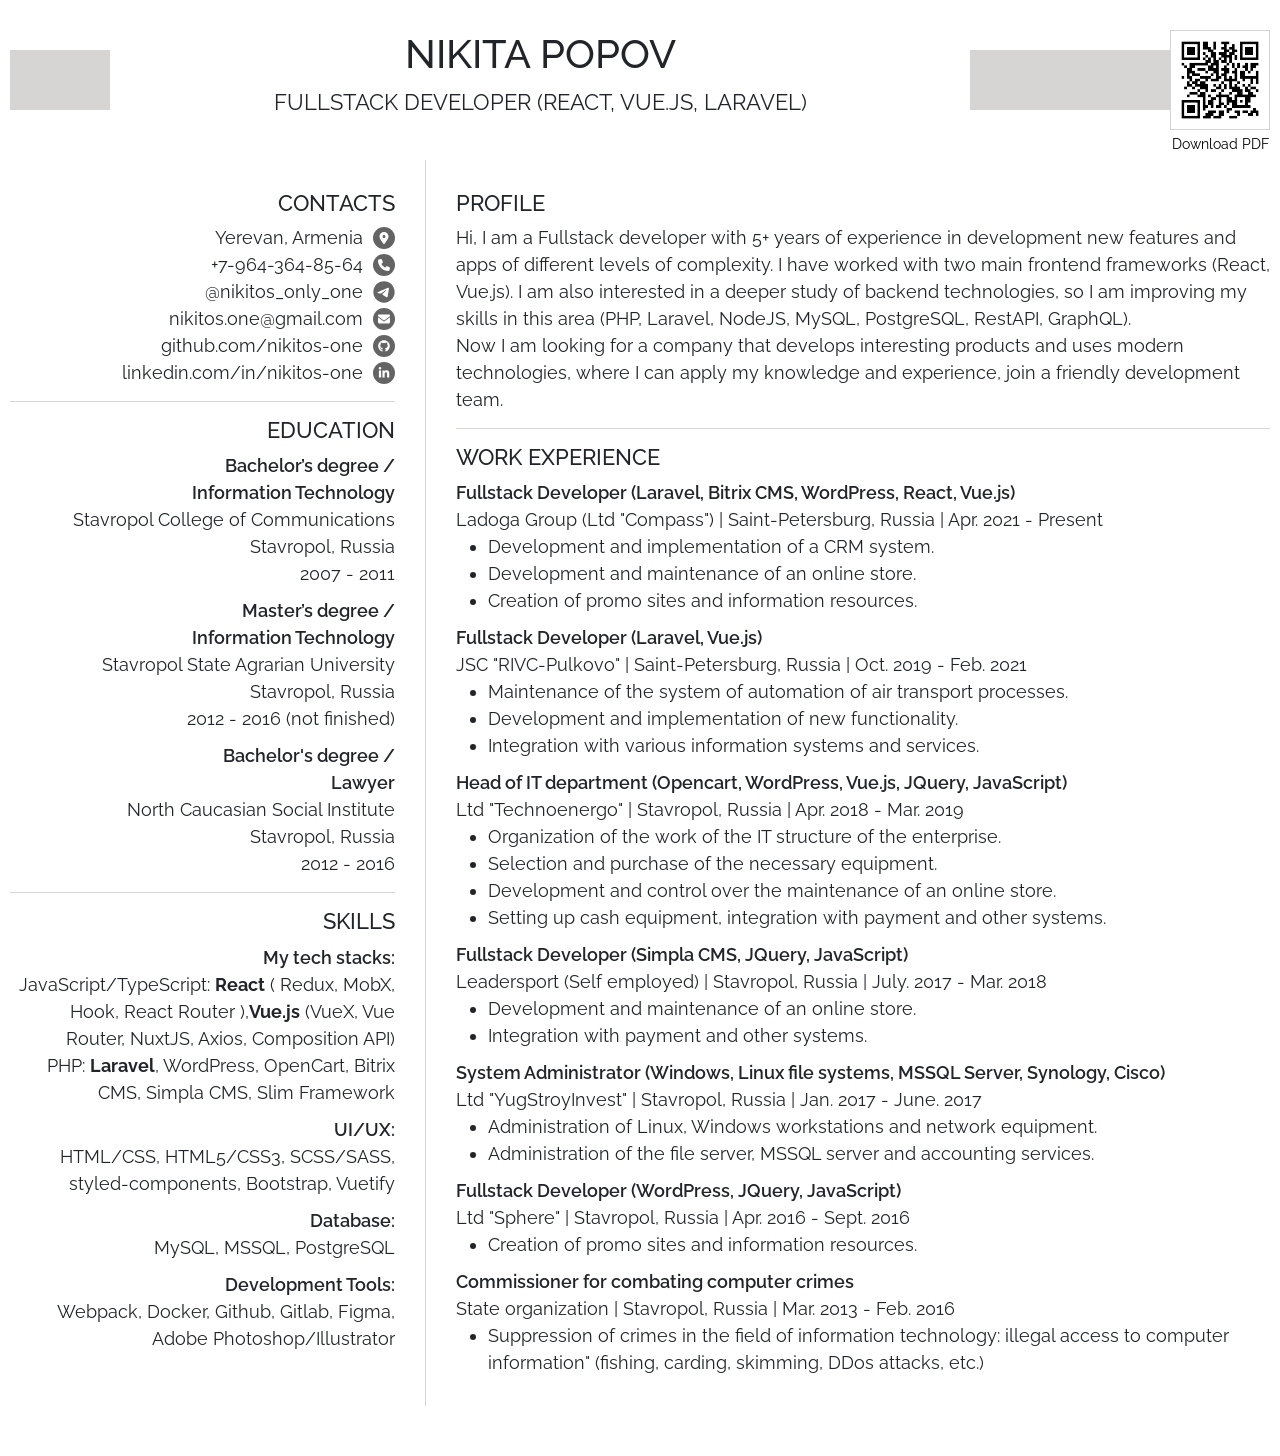
<file: index.html>
<!doctype html><html lang="en"><head><meta charset="utf-8"/><link rel="icon" href="/favicon.ico"/><meta name="viewport" content="width=device-width,initial-scale=1"/><meta name="description" content="CV Nikita Popov - Fullstack developer (React, Vue.js, Laravel)"/><title>CV Nikita Popov</title><script defer="defer" src="/static/js/main.d9e9bf2b.js"></script><link href="/static/css/main.c28cf688.css" rel="stylesheet"></head><body><noscript>You need to enable JavaScript to run this app.</noscript><div id="root"></div></body></html>
</file>
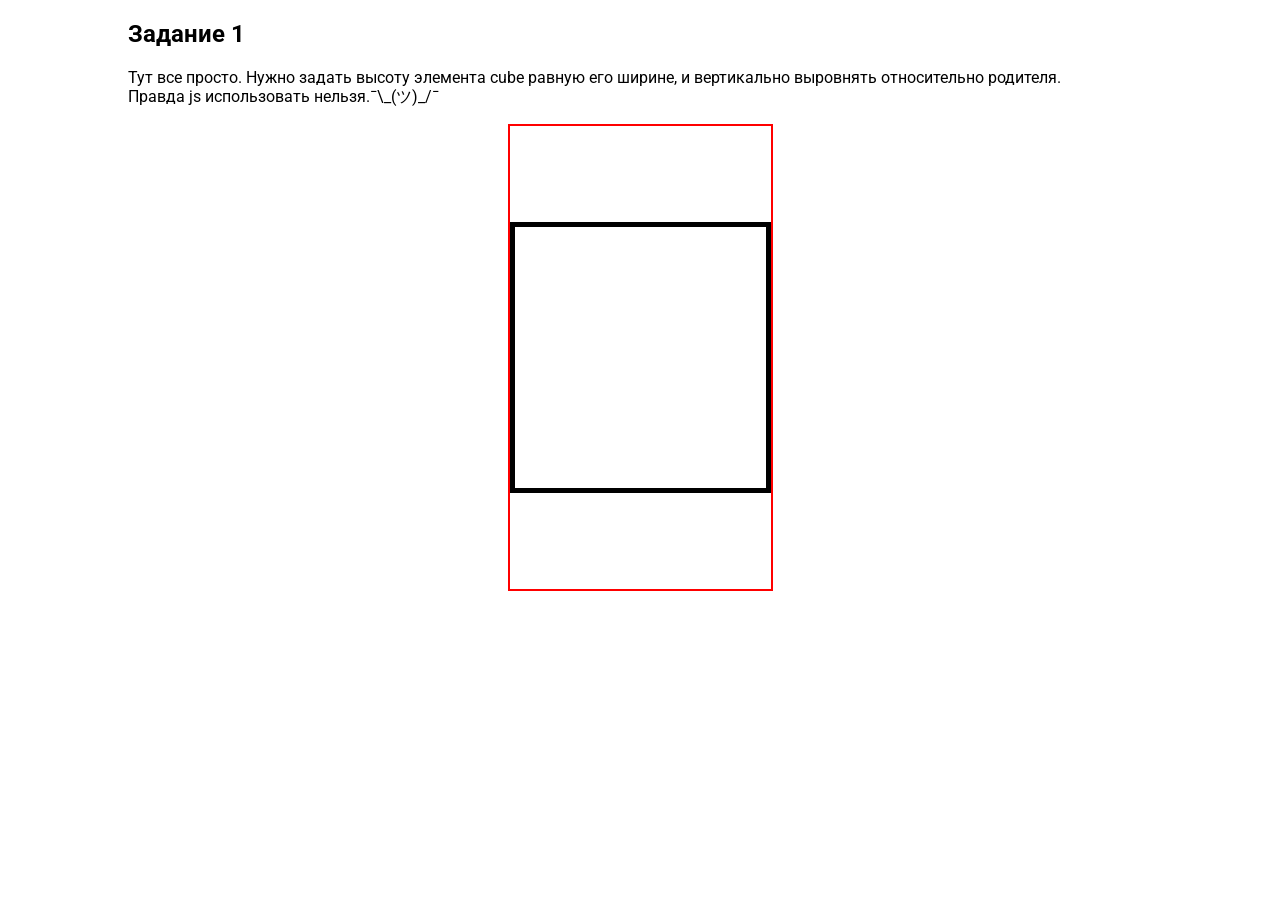
<file: task_1.html>
<!DOCTYPE html>
<html>
	<head>
		<meta charset="utf-8" />
		<link href='https://fonts.googleapis.com/css?family=Roboto&subset=latin,cyrillic-ext,latin-ext,cyrillic' rel='stylesheet' type='text/css'>
	</head>
	<style>
		body {
			font-family: 'Roboto', sans-serif;
		}

		.wrapper {
			width:1024px;
			margin: 0 auto;
		}

		.cube-wrap {
			position: relative;
			margin: 0 auto;
			border: 2px solid red;
			display:-webkit-flex;
			display:-moz-flex;
			display:-ms-flex;
			display:-o-flex;
			display:-webkit-box;
			display:-ms-flexbox;
			display:flex;
			-webkit-box-align:center;
			-webkit-align-items:center;
			-ms-flex-align:center;
			align-items:center;
		}

		.cube {
			white-space: nowrap;
    	overflow: hidden;
			width: 100%;
			box-sizing: border-box;
			border: 5px solid #000;
			padding-top: 50%;
			padding-bottom: 50%;
		}
	</style>
	
	<body>
		<div class="wrapper middle">
			<section class="text">
				<h2>Задание 1</h2>
				<p>
					Тут все просто. Нужно задать высоту элемента cube равную его ширине, и вертикально выровнять относительно родителя.<br>
					Правда js использовать нельзя.¯\_(ツ)_/¯
				</p>
			</section>
			<section class="task task1">
				<div class='cube-wrap'>
					<div class="cube"></div>
				</div>
			</section>
		</div>
	</body>

	<script>
		(function setCubeSize() {

			function randomise(min, max) {
				var val = Math.random() * (max - min) + min;
				return Math.round(val)
			}

			var cubeWrap = document.querySelector('.cube-wrap');
			cubeWrap.style.width = randomise(200, 500) + 'px';
			cubeWrap.style.height = randomise(400, 800) + 'px'
		})();
	</script>
</html>
</file>
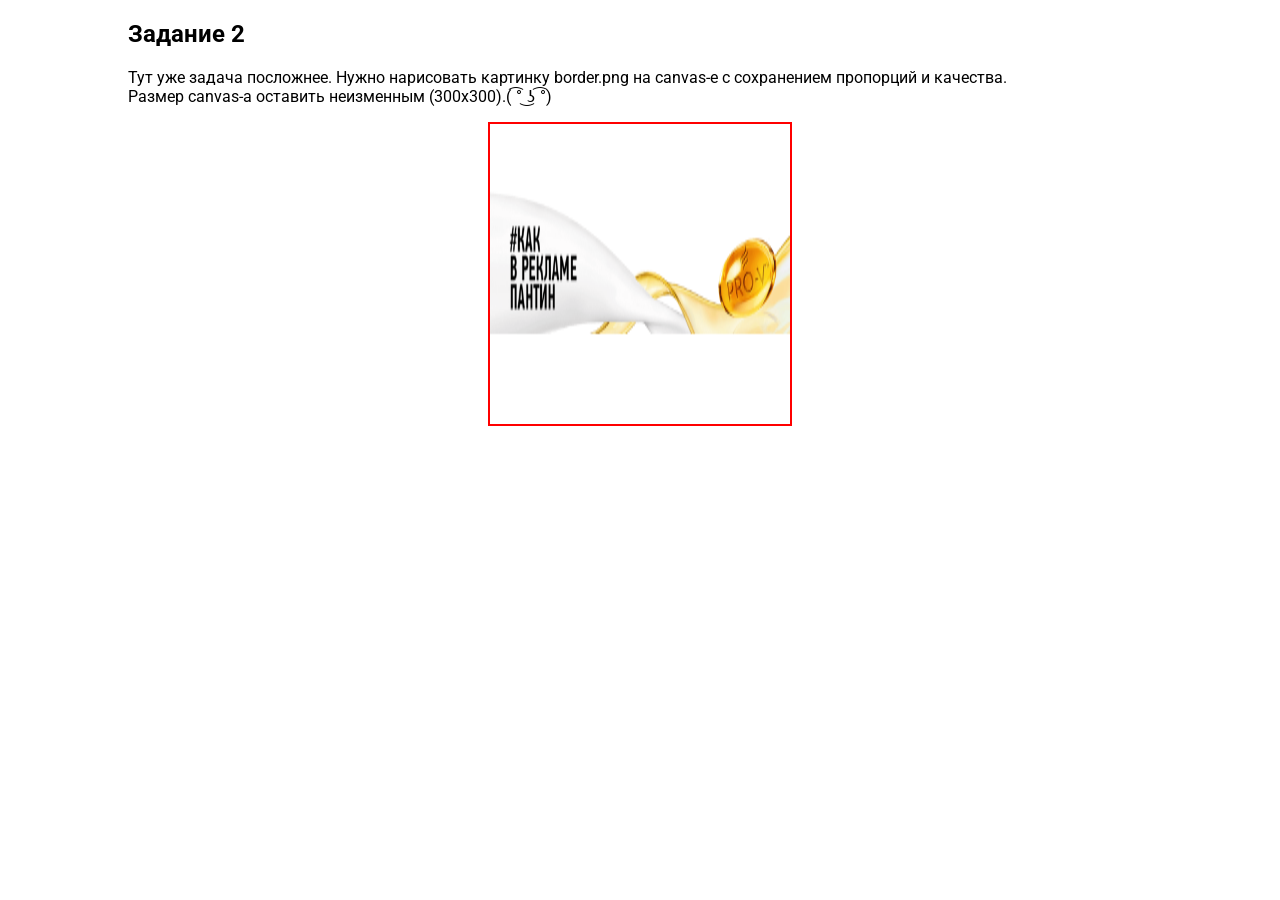
<file: task_2.html>
<!DOCTYPE html>
<html>
	<head>
		<meta charset="utf-8" />
		<link href='https://fonts.googleapis.com/css?family=Roboto&subset=latin,cyrillic-ext,latin-ext,cyrillic' rel='stylesheet' type='text/css'>
	</head>
	<style>
		body {
			font-family: 'Roboto', sans-serif;
		}

		.wrapper {
			width:1024px;
			margin: 0 auto;
		}

		.task {
			width: 100%;
		}

		canvas {
			display: block;
			width: 300px;
			height: 300px;
			margin: 0 auto;
			border: 2px solid red;
		}
	</style>
	
	<body>
		<div class="wrapper">
			<section class="text">
				<h2>Задание 2</h2>
				<p>
					Тут уже задача посложнее. Нужно нарисовать картинку border.png на canvas-е с сохранением пропорций и качества.<br>
					Размер canvas-а оставить неизменным (300х300).( ͡° ͜ʖ ͡°)
			</section>
			<section class="task task2">
				<canvas id='canvas'></canvas>
			</section>
		</div>
	</body>
	<script>
		var canvas = document.querySelector('#canvas');
		var context = canvas.getContext('2d');

		var image = new Image();
		image.src = 'img/border.png';
		image.onload = function () {
			var scale = canvas.clientWidth / image.width;	//Коэфицент пропорциональности
			var padding = (canvas.clientHeight - image.height * scale) / 2;	//Отсуп для центрирования в canvas

			context.scale(scale, scale);	//Маштаб изображения		
			context.translate(0, padding);	//Сдиг для центрирования изображения
			context.drawImage(image, 0, 0);	//Прорисовка изображения
		};
	</script>
</html>
</file>
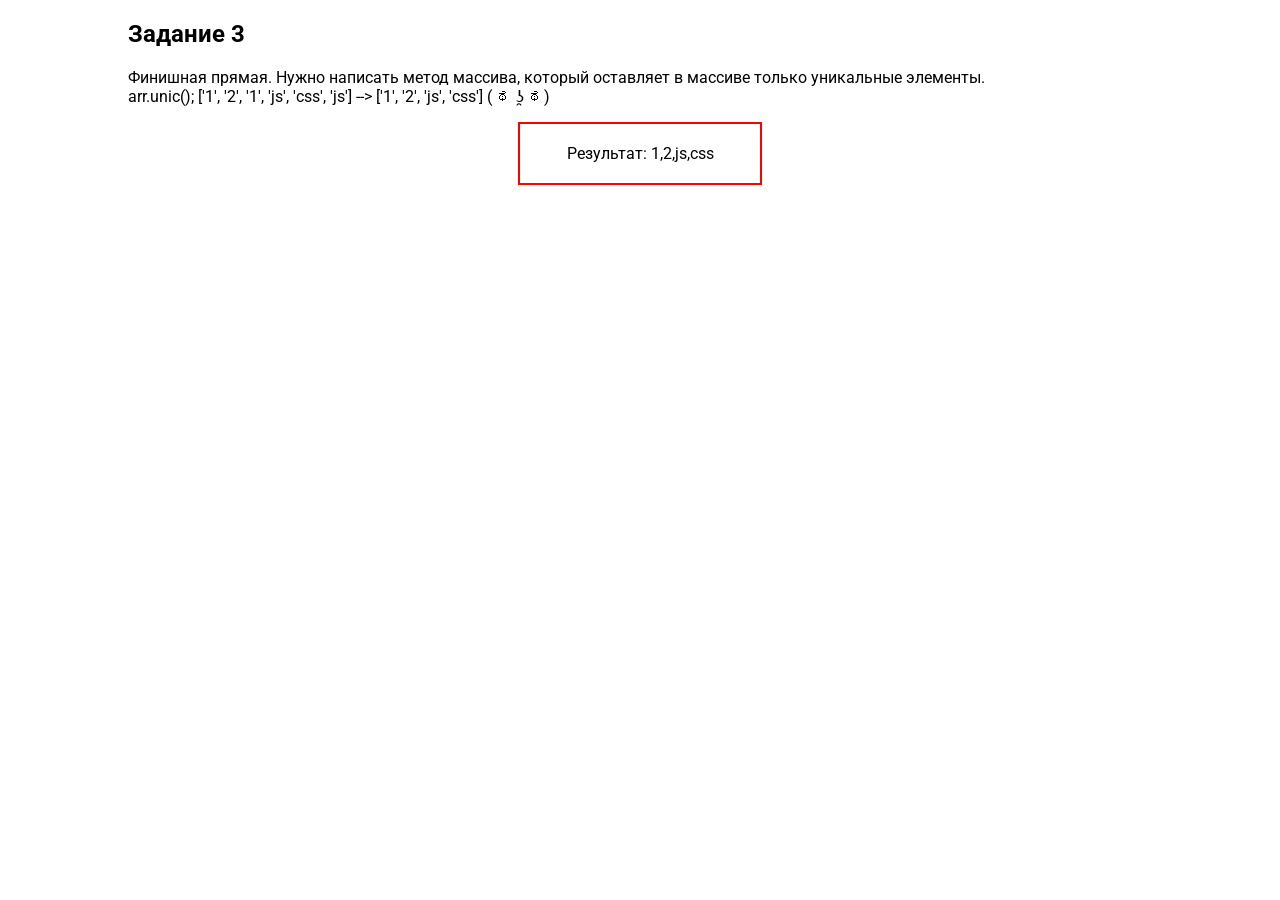
<file: task_3.html>
<!DOCTYPE html>
<html>
	<head>
		<meta charset="utf-8" />
		<link href='https://fonts.googleapis.com/css?family=Roboto&subset=latin,cyrillic-ext,latin-ext,cyrillic' rel='stylesheet' type='text/css'>
	</head>
	<style>
		body {
			font-family: 'Roboto', sans-serif;
		}

		.wrapper {
			width:1024px;
			margin: 0 auto;
		}
		
		#result {
			padding: 20px;
			border: 2px solid #ff0000;
			width: 200px;
			text-align: center;
			margin: 0 auto;
		}

	</style>
	
	<body>
		<div class="wrapper">
			<section class="text">
				<h2>Задание 3</h2>
				<p>
					Финишная прямая. Нужно написать метод массива, который оставляет в массиве только уникальные элементы.<br>
					arr.unic(); ['1', '2', '1', 'js', 'css', 'js'] --> ['1', '2', 'js', 'css'] ( ಥ ʖ̯ ಥ)
				</p>
				<p id="result"></p>
			</section>
		</div>
	</body>

	<script>
		var arr = {};
		
		function uniс() {
	  	var obj = {};
	  	var arr = this.data;

		  for (var i = 0; i < arr.length; i++) {
		    var str = arr[i];
		    obj[str] = true;
		  }

		  return Object.keys(obj); 
		};

		arr.data = ['1', '2', '1', 'js', 'css', 'js'] 
		arr.uniс = uniс;

		var result = document.querySelector('#result');
		result.innerHTML = "Результат: " + arr.uniс();
	 
	</script>
</html>
</file>
